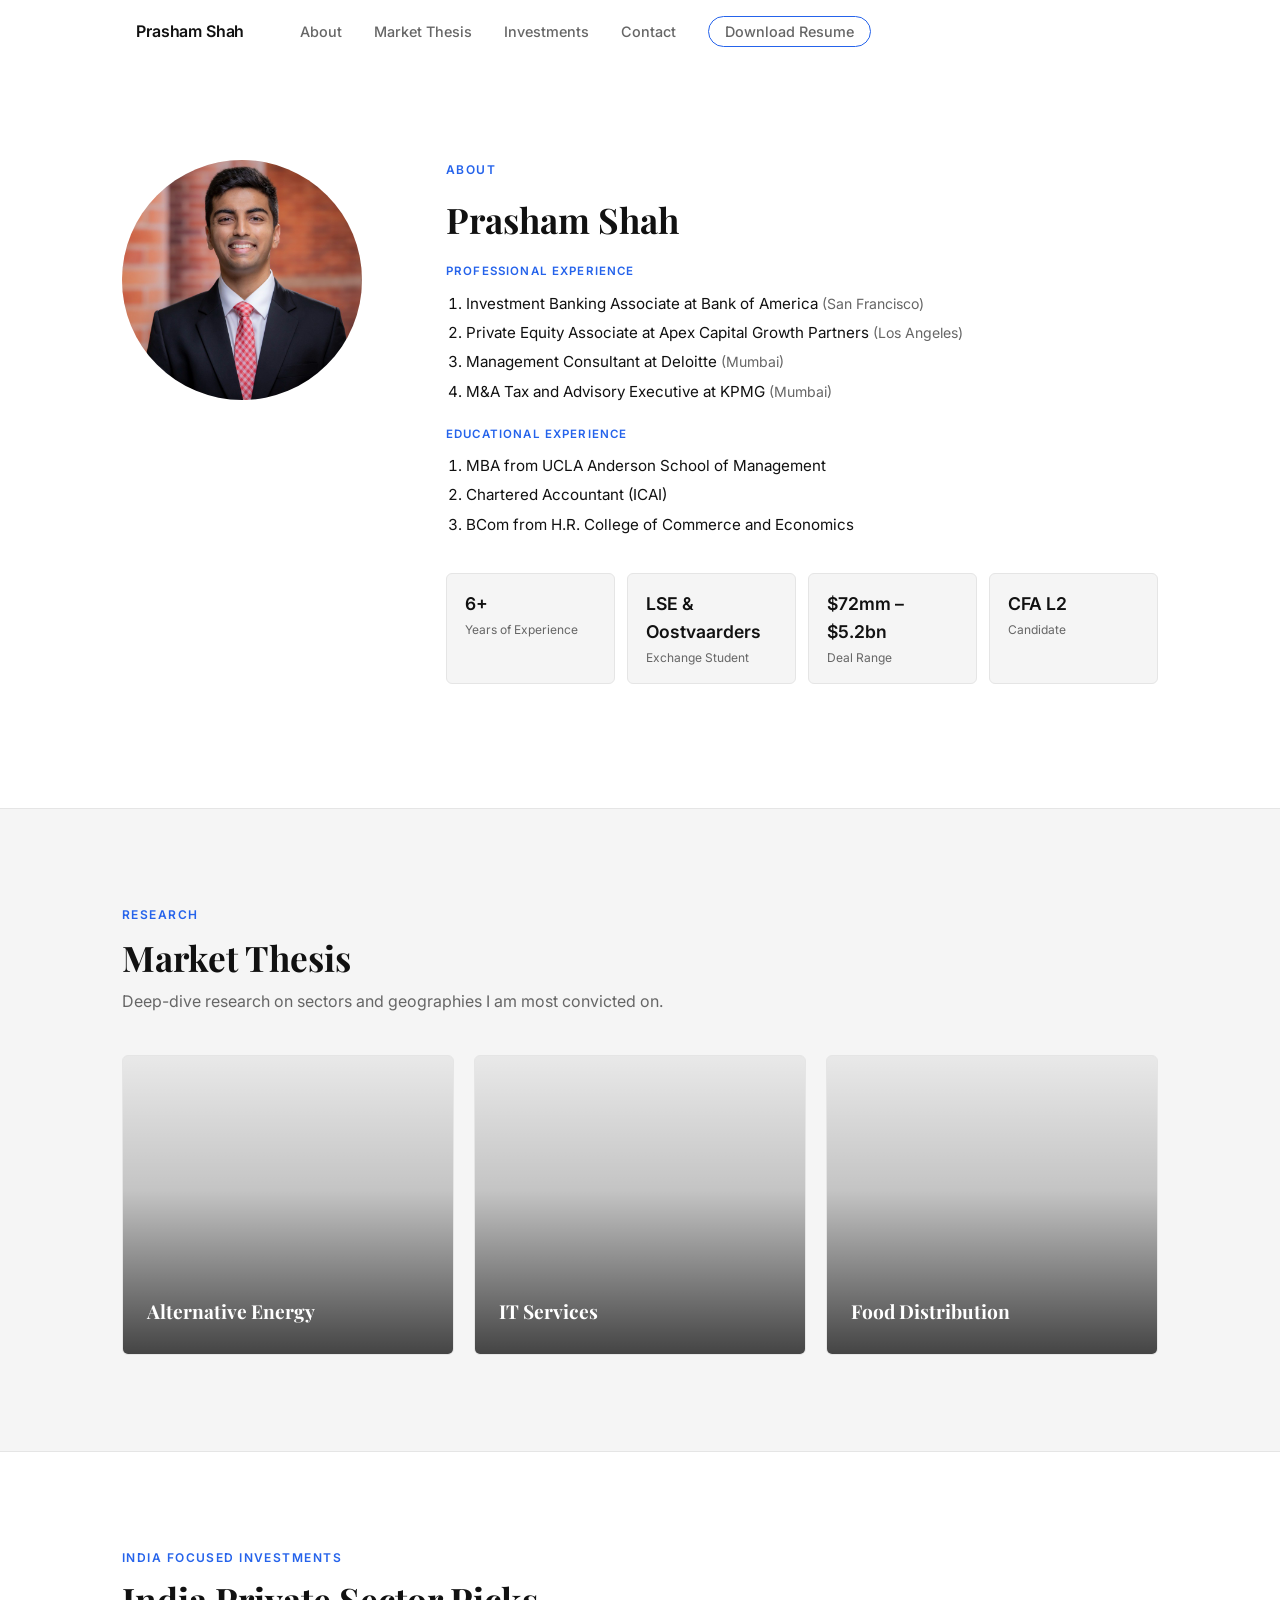
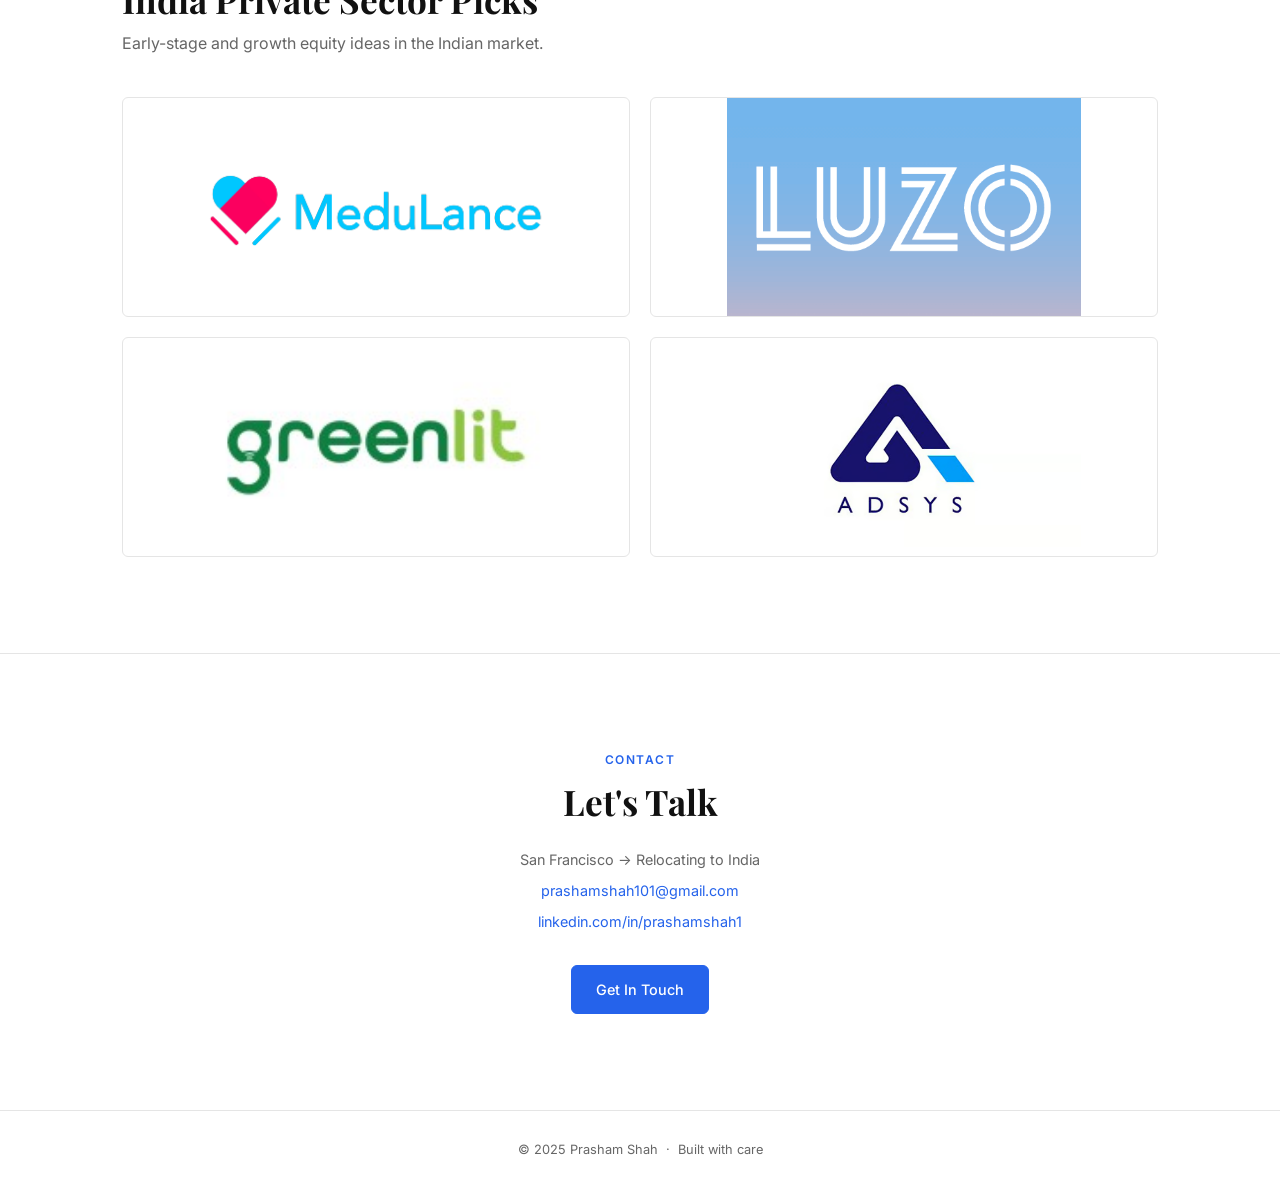
<file: index.html>
<!DOCTYPE html>
<html lang="en">
<head>
  <meta charset="UTF-8" />
  <meta name="viewport" content="width=device-width, initial-scale=1.0" />
  <title>Prasham Shah — Investment Portfolio</title>
  <meta name="description" content="Prasham Shah — Chartered Accountant, UCLA Anderson MBA, 7+ years across IB, PE, Consulting and M&A. Targeting buy-side private fund roles in India." />
  <meta property="og:title" content="Prasham Shah — Investment Portfolio" />
  <meta property="og:description" content="CA · MBA · 7+ years across IB, PE, Consulting, and M&A. Targeting buy-side roles in India." />
  <meta property="og:type" content="website" />
  <link rel="preconnect" href="https://fonts.googleapis.com" />
  <link rel="preconnect" href="https://fonts.gstatic.com" crossorigin />
  <link href="https://fonts.googleapis.com/css2?family=Inter:wght@300;400;500;600&family=Playfair+Display:wght@700;900&display=swap" rel="stylesheet" />
  <link rel="stylesheet" href="styles.css" />
</head>
<body>

  <!-- ── Navigation ── -->
  <nav class="nav" role="navigation" aria-label="Main navigation">
    <div class="container">
      <div class="nav__inner">
        <a href="#" class="nav__logo">Prasham Shah</a>

        <ul class="nav__links" role="list">
          <li><a href="#about">About</a></li>
          <li><a href="#thesis">Market Thesis</a></li>
          <li><a href="#investments">Investments</a></li>
          <li><a href="#contact">Contact</a></li>
          <li><a href="resume.pdf" target="_blank" rel="noopener" class="nav__resume">Download Resume</a></li>
        </ul>

        <button class="nav__hamburger" aria-label="Toggle menu" aria-expanded="false">
          <span></span><span></span><span></span>
        </button>
      </div>
    </div>

    <div class="container">
      <div class="nav__mobile-menu">
        <a href="#about">About</a>
        <a href="#thesis">Market Thesis</a>
        <a href="#investments">Investments</a>
        <a href="#contact">Contact</a>
        <a href="resume.pdf" target="_blank" rel="noopener" class="nav__resume">Download Resume</a>
      </div>
    </div>
  </nav>

  <!-- ── About ── -->
  <section class="section" id="about" aria-labelledby="about-heading">
    <div class="container">
      <div class="about__grid">

        <!-- Photo -->
        <div class="fade-in">
          <img src="photo.jpeg" alt="Prasham Shah" class="about__photo about__photo--img" />
        </div>

        <!-- Bio -->
        <div class="fade-in">
          <span class="section-label about__section-label">About</span>
          <h2 id="about-heading" style="margin-bottom:20px">Prasham Shah</h2>
          <div class="about__bio">
            <p class="about__exp-label">Professional Experience</p>
            <ol class="about__exp-list">
              <li>Investment Banking Associate at Bank of America <span class="about__exp-location">(San Francisco)</span></li>
              <li>Private Equity Associate at Apex Capital Growth Partners <span class="about__exp-location">(Los Angeles)</span></li>
              <li>Management Consultant at Deloitte <span class="about__exp-location">(Mumbai)</span></li>
              <li>M&amp;A Tax and Advisory Executive at KPMG <span class="about__exp-location">(Mumbai)</span></li>
            </ol>
            <p class="about__exp-label">Educational Experience</p>
            <ol class="about__exp-list">
              <li>MBA from UCLA Anderson School of Management</li>
              <li>Chartered Accountant (ICAI)</li>
              <li>BCom from H.R. College of Commerce and Economics</li>
            </ol>
          </div>

          <!-- Stat Cards -->
          <div class="stats">
            <div class="stat-card">
              <span class="stat-card__value">6+</span>
              <span class="stat-card__label">Years of Experience</span>
            </div>
            <div class="stat-card">
              <span class="stat-card__value">LSE &amp; Oostvaarders</span>
              <span class="stat-card__label">Exchange Student</span>
            </div>
            <div class="stat-card">
              <span class="stat-card__value">$72mm – $5.2bn</span>
              <span class="stat-card__label">Deal Range</span>
            </div>
            <div class="stat-card">
              <span class="stat-card__value">CFA L2</span>
              <span class="stat-card__label">Candidate</span>
            </div>
          </div>
        </div>

      </div>
    </div>
  </section>

  <hr class="divider" />

  <!-- ── Market Thesis ── -->
  <section class="section section--alt" id="thesis" aria-labelledby="thesis-heading">
    <div class="container">
      <span class="section-label fade-in">Research</span>
      <h2 id="thesis-heading" class="fade-in">Market Thesis</h2>
      <p class="section-subtitle fade-in" style="margin-bottom:40px">
        Deep-dive research on sectors and geographies I am most convicted on.
      </p>
      <div class="thesis-grid fade-in">
        <!-- Populated by script.js from data.js -->
      </div>
    </div>
  </section>

  <hr class="divider" />

  <!-- ── India Private Sector Picks ── -->
  <section class="section" id="investments" aria-labelledby="investments-heading">
    <div class="container">
      <span class="section-label fade-in">India Focused Investments</span>
      <h2 id="investments-heading" class="fade-in">India Private Sector Picks</h2>
      <p class="section-subtitle fade-in" style="margin-bottom:40px">
        Early-stage and growth equity ideas in the Indian market.
      </p>
      <div class="investments-grid fade-in">
        <!-- Populated by script.js from data.js -->
      </div>
    </div>
  </section>

  <hr class="divider" />

  <!-- ── Contact ── -->
  <section class="section contact" id="contact" aria-labelledby="contact-heading">
    <div class="container">
      <span class="section-label fade-in">Contact</span>
      <h2 id="contact-heading" class="fade-in">Let's Talk</h2>

      <div class="contact__details fade-in">
        <div class="contact__row">
          <span>San Francisco &rarr; Relocating to India</span>
        </div>
        <div class="contact__row">
          <a href="mailto:prashamshah101@gmail.com">prashamshah101@gmail.com</a>
        </div>
        <div class="contact__row">
          <a href="https://www.linkedin.com/in/prashamshah1" target="_blank" rel="noopener">
            linkedin.com/in/prashamshah1
          </a>
        </div>
      </div>

      <div class="fade-in">
        <a href="mailto:prashamshah101@gmail.com" class="btn btn--primary">Get In Touch</a>
      </div>
    </div>
  </section>

  <!-- ── Footer ── -->
  <footer class="footer">
    <div class="container">
      <p>© 2025 Prasham Shah &nbsp;·&nbsp; Built with care</p>
    </div>
  </footer>

  <!-- ── Modal ── -->
  <div class="modal" id="card-modal" role="dialog" aria-modal="true" aria-labelledby="modal-title" hidden>
    <div class="modal__backdrop"></div>
    <div class="modal__panel">
      <button class="modal__close" aria-label="Close">&times;</button>
      <div class="modal__body" id="modal-body"></div>
    </div>
  </div>

  <script src="data.js"></script>
  <script src="script.js"></script>
</body>
</html>
</file>
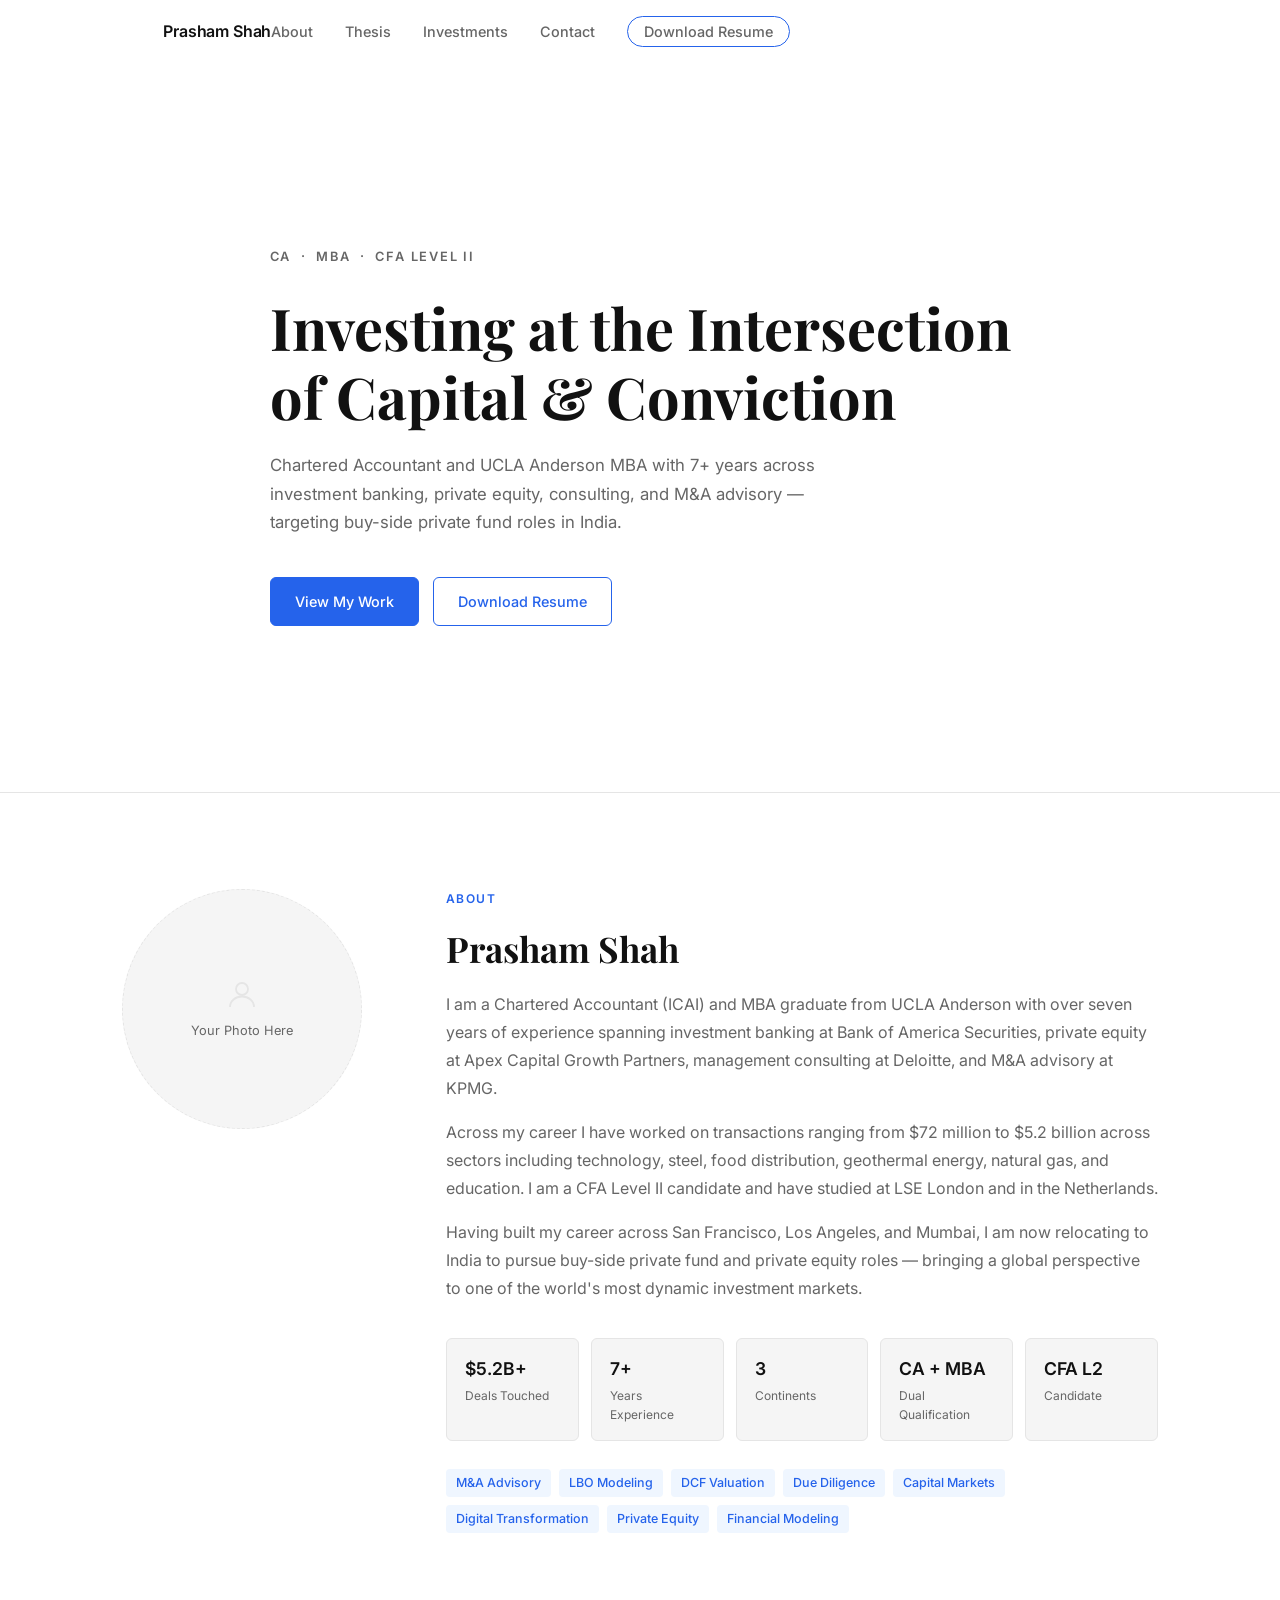
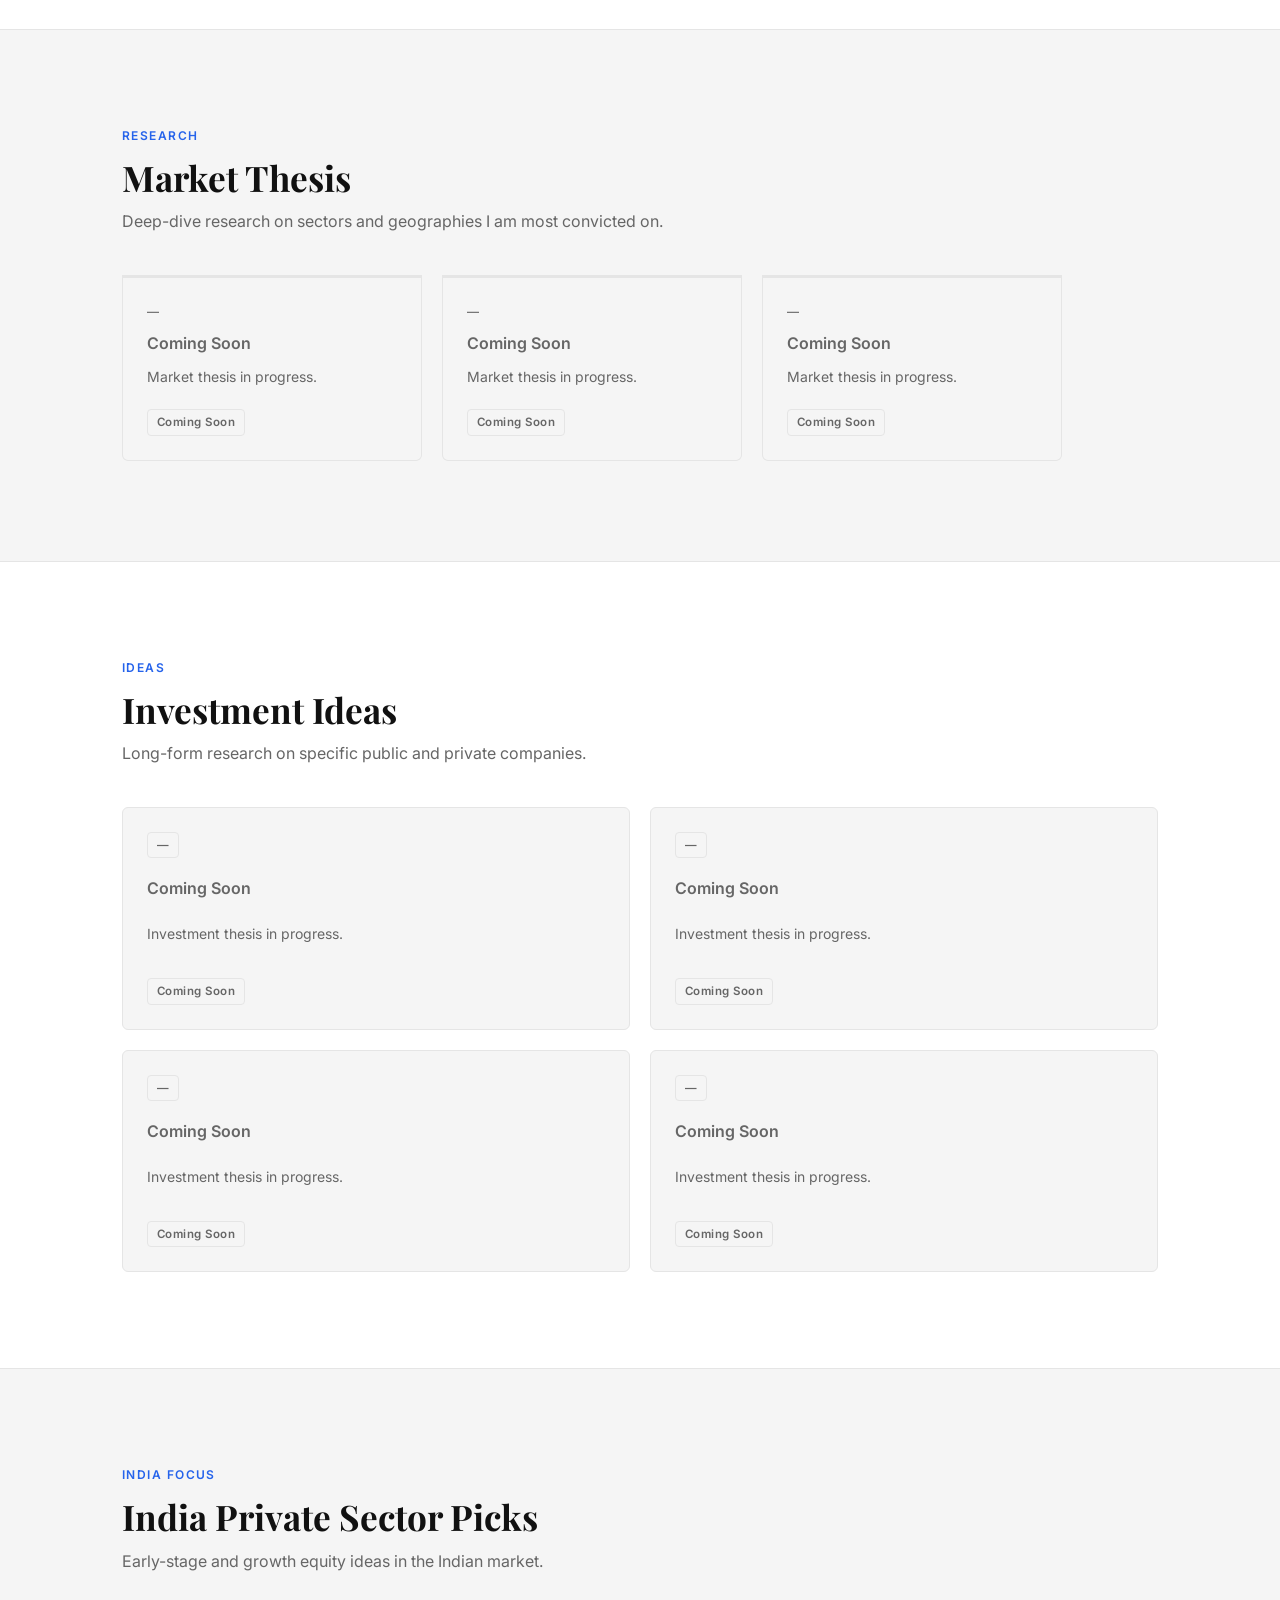
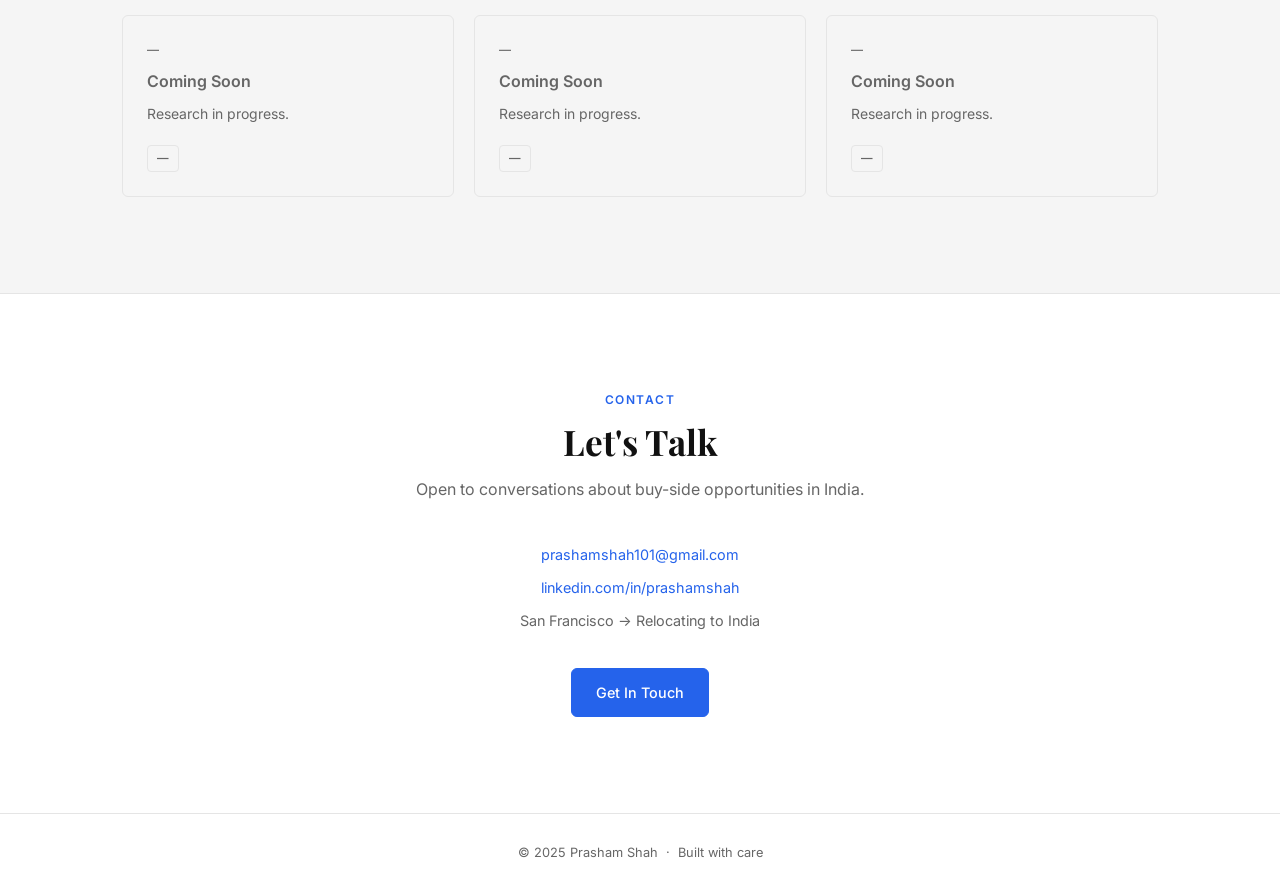
<file: portfolio/index.html>
<!DOCTYPE html>
<html lang="en">
<head>
  <meta charset="UTF-8" />
  <meta name="viewport" content="width=device-width, initial-scale=1.0" />
  <title>Prasham Shah — Investment Portfolio</title>
  <meta name="description" content="Prasham Shah — Chartered Accountant, UCLA Anderson MBA, 7+ years across IB, PE, Consulting and M&A. Targeting buy-side private fund roles in India." />
  <meta property="og:title" content="Prasham Shah — Investment Portfolio" />
  <meta property="og:description" content="CA · MBA · 7+ years across IB, PE, Consulting, and M&A. Targeting buy-side roles in India." />
  <meta property="og:type" content="website" />
  <link rel="preconnect" href="https://fonts.googleapis.com" />
  <link rel="preconnect" href="https://fonts.gstatic.com" crossorigin />
  <link href="https://fonts.googleapis.com/css2?family=Inter:wght@300;400;500;600&family=Playfair+Display:wght@700;900&display=swap" rel="stylesheet" />
  <link rel="stylesheet" href="styles.css" />
</head>
<body>

  <!-- ── Navigation ── -->
  <nav class="nav" role="navigation" aria-label="Main navigation">
    <div class="container">
      <div class="nav__inner">
        <a href="#" class="nav__logo">Prasham Shah</a>

        <ul class="nav__links" role="list">
          <li><a href="#about">About</a></li>
          <li><a href="#thesis">Thesis</a></li>
          <li><a href="#investments">Investments</a></li>
          <li><a href="#contact">Contact</a></li>
          <li><a href="resume.pdf" target="_blank" rel="noopener" class="nav__resume">Download Resume</a></li>
        </ul>

        <button class="nav__hamburger" aria-label="Toggle menu" aria-expanded="false">
          <span></span><span></span><span></span>
        </button>
      </div>
    </div>

    <div class="container" style="position:relative">
      <div class="nav__mobile-menu">
        <a href="#about">About</a>
        <a href="#thesis">Thesis</a>
        <a href="#investments">Investments</a>
        <a href="#contact">Contact</a>
        <a href="resume.pdf" target="_blank" rel="noopener" class="nav__resume">Download Resume</a>
      </div>
    </div>
  </nav>

  <!-- ── Hero ── -->
  <section class="hero" aria-labelledby="hero-headline">
    <div class="container">
      <p class="hero__eyebrow fade-in">CA &nbsp;·&nbsp; MBA &nbsp;·&nbsp; CFA Level II</p>
      <h1 class="hero__headline fade-in" id="hero-headline">
        Investing at the Intersection<br>of Capital &amp; Conviction
      </h1>
      <p class="hero__sub fade-in">
        Chartered Accountant and UCLA Anderson MBA with 7+ years across investment banking,
        private equity, consulting, and M&amp;A advisory — targeting buy-side private fund roles in India.
      </p>
      <div class="hero__actions fade-in">
        <a href="#about" class="btn btn--primary">View My Work</a>
        <a href="resume.pdf" target="_blank" rel="noopener" class="btn btn--outline">Download Resume</a>
      </div>
    </div>
  </section>

  <hr class="divider" />

  <!-- ── About ── -->
  <section class="section" id="about" aria-labelledby="about-heading">
    <div class="container">
      <div class="about__grid">

        <!-- Photo -->
        <div class="fade-in">
          <div class="about__photo">
            <svg viewBox="0 0 24 24" stroke-width="1.2" aria-hidden="true">
              <circle cx="12" cy="8" r="4"/><path d="M4 20c0-4 3.6-7 8-7s8 3 8 7"/>
            </svg>
            <span>Your Photo Here</span>
          </div>
        </div>

        <!-- Bio -->
        <div class="fade-in">
          <span class="section-label about__section-label">About</span>
          <h2 id="about-heading" style="margin-bottom:20px">Prasham Shah</h2>
          <div class="about__bio">
            <p>
              I am a Chartered Accountant (ICAI) and MBA graduate from UCLA Anderson with over seven years
              of experience spanning investment banking at Bank of America Securities, private equity at
              Apex Capital Growth Partners, management consulting at Deloitte, and M&amp;A advisory at KPMG.
            </p>
            <p>
              Across my career I have worked on transactions ranging from $72 million to $5.2 billion
              across sectors including technology, steel, food distribution, geothermal energy, natural gas,
              and education. I am a CFA Level II candidate and have studied at LSE London and in the Netherlands.
            </p>
            <p>
              Having built my career across San Francisco, Los Angeles, and Mumbai, I am now relocating to
              India to pursue buy-side private fund and private equity roles — bringing a global perspective
              to one of the world's most dynamic investment markets.
            </p>
          </div>

          <!-- Stat Cards -->
          <div class="stats">
            <div class="stat-card">
              <span class="stat-card__value">$5.2B+</span>
              <span class="stat-card__label">Deals Touched</span>
            </div>
            <div class="stat-card">
              <span class="stat-card__value">7+</span>
              <span class="stat-card__label">Years Experience</span>
            </div>
            <div class="stat-card">
              <span class="stat-card__value">3</span>
              <span class="stat-card__label">Continents</span>
            </div>
            <div class="stat-card">
              <span class="stat-card__value">CA + MBA</span>
              <span class="stat-card__label">Dual Qualification</span>
            </div>
            <div class="stat-card">
              <span class="stat-card__value">CFA L2</span>
              <span class="stat-card__label">Candidate</span>
            </div>
          </div>

          <!-- Skill Tags -->
          <div class="tags">
            <span class="tag">M&amp;A Advisory</span>
            <span class="tag">LBO Modeling</span>
            <span class="tag">DCF Valuation</span>
            <span class="tag">Due Diligence</span>
            <span class="tag">Capital Markets</span>
            <span class="tag">Digital Transformation</span>
            <span class="tag">Private Equity</span>
            <span class="tag">Financial Modeling</span>
          </div>
        </div>

      </div>
    </div>
  </section>

  <hr class="divider" />

  <!-- ── Market Thesis ── -->
  <section class="section section--alt" id="thesis" aria-labelledby="thesis-heading">
    <div class="container">
      <span class="section-label fade-in">Research</span>
      <h2 id="thesis-heading" class="fade-in">Market Thesis</h2>
      <p class="section-subtitle fade-in" style="margin-bottom:40px">
        Deep-dive research on sectors and geographies I am most convicted on.
      </p>
    </div>
    <div class="container">
      <div class="carousel-wrapper fade-in">
        <div class="carousel" role="list" aria-label="Market thesis cards">
          <!-- Populated by script.js from data.js -->
        </div>
      </div>
    </div>
  </section>

  <hr class="divider" />

  <!-- ── Investment Ideas ── -->
  <section class="section" id="investments" aria-labelledby="investments-heading">
    <div class="container">
      <span class="section-label fade-in">Ideas</span>
      <h2 id="investments-heading" class="fade-in">Investment Ideas</h2>
      <p class="section-subtitle fade-in" style="margin-bottom:40px">
        Long-form research on specific public and private companies.
      </p>
      <div class="investments-grid fade-in">
        <!-- Populated by script.js from data.js -->
      </div>
    </div>
  </section>

  <hr class="divider" />

  <!-- ── India Private Sector Picks ── -->
  <section class="section section--alt" id="india-picks" aria-labelledby="picks-heading">
    <div class="container">
      <span class="section-label fade-in">India Focus</span>
      <h2 id="picks-heading" class="fade-in">India Private Sector Picks</h2>
      <p class="section-subtitle fade-in" style="margin-bottom:40px">
        Early-stage and growth equity ideas in the Indian market.
      </p>
      <div class="picks-grid fade-in">
        <!-- Populated by script.js from data.js -->
      </div>
    </div>
  </section>

  <hr class="divider" />

  <!-- ── Contact ── -->
  <section class="section contact" id="contact" aria-labelledby="contact-heading">
    <div class="container">
      <span class="section-label fade-in">Contact</span>
      <h2 id="contact-heading" class="fade-in">Let's Talk</h2>
      <p class="section-subtitle fade-in">
        Open to conversations about buy-side opportunities in India.
      </p>

      <div class="contact__details fade-in">
        <div class="contact__row">
          <a href="mailto:prashamshah101@gmail.com">prashamshah101@gmail.com</a>
        </div>
        <div class="contact__row">
          <a href="https://www.linkedin.com/in/prashamshah" target="_blank" rel="noopener">
            linkedin.com/in/prashamshah
          </a>
        </div>
        <div class="contact__row">
          <span>San Francisco &rarr; Relocating to India</span>
        </div>
      </div>

      <div class="fade-in">
        <a href="mailto:prashamshah101@gmail.com" class="btn btn--primary">Get In Touch</a>
      </div>
    </div>
  </section>

  <!-- ── Footer ── -->
  <footer class="footer">
    <div class="container">
      <p>© 2025 Prasham Shah &nbsp;·&nbsp; Built with care</p>
    </div>
  </footer>

  <script src="data.js"></script>
  <script src="script.js"></script>
</body>
</html>
</file>
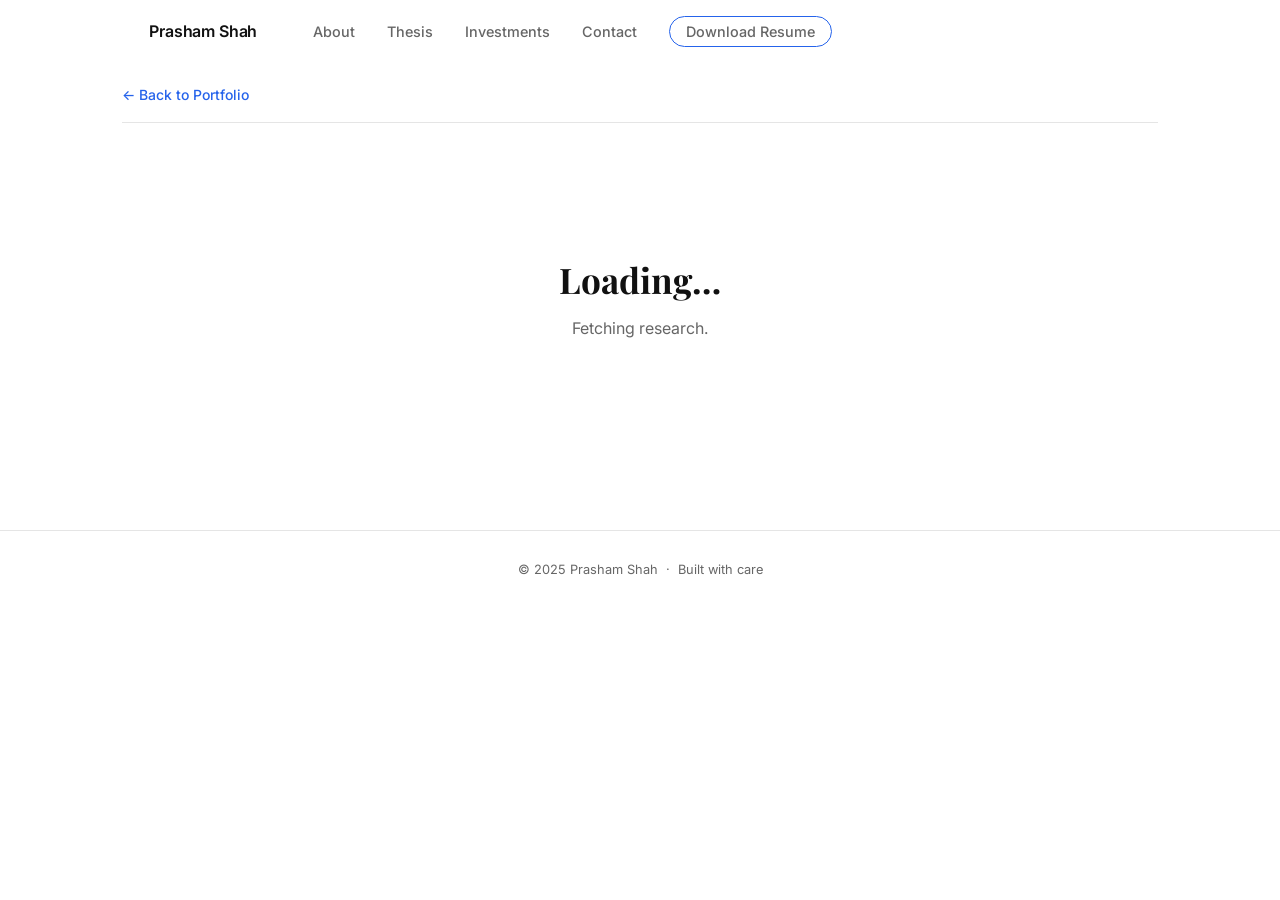
<file: india-pick-detail.html>
<!DOCTYPE html>
<html lang="en">
<head>
  <meta charset="UTF-8" />
  <meta name="viewport" content="width=device-width, initial-scale=1.0" />
  <title>India Pick — Prasham Shah</title>
  <meta name="description" content="India private sector investment pick by Prasham Shah — CA, MBA, CFA L2 Candidate." />
  <link rel="preconnect" href="https://fonts.googleapis.com" />
  <link rel="preconnect" href="https://fonts.gstatic.com" crossorigin />
  <link href="https://fonts.googleapis.com/css2?family=Inter:wght@300;400;500;600&family=Playfair+Display:wght@700;900&display=swap" rel="stylesheet" />
  <link rel="stylesheet" href="styles.css" />
</head>
<body>

  <!-- ── Navigation ── -->
  <nav class="nav" role="navigation" aria-label="Main navigation">
    <div class="container">
      <div class="nav__inner">
        <a href="index.html" class="nav__logo">Prasham Shah</a>
        <ul class="nav__links" role="list">
          <li><a href="index.html#about">About</a></li>
          <li><a href="index.html#thesis">Thesis</a></li>
          <li><a href="index.html#investments">Investments</a></li>
          <li><a href="index.html#contact">Contact</a></li>
          <li><a href="resume.pdf" target="_blank" rel="noopener" class="nav__resume">Download Resume</a></li>
        </ul>
        <button class="nav__hamburger" aria-label="Toggle menu" aria-expanded="false">
          <span></span><span></span><span></span>
        </button>
      </div>
    </div>
    <div class="container" style="position:relative">
      <div class="nav__mobile-menu">
        <a href="index.html#about">About</a>
        <a href="index.html#thesis">Thesis</a>
        <a href="index.html#investments">Investments</a>
        <a href="index.html#contact">Contact</a>
        <a href="resume.pdf" target="_blank" rel="noopener" class="nav__resume">Download Resume</a>
      </div>
    </div>
  </nav>

  <!-- ── Content ── -->
  <main>
    <div class="container">
      <div class="detail-nav">
        <a href="index.html#india-picks" class="back-link">← Back to Portfolio</a>
      </div>

      <!-- Populated by script.js renderIndiaPickDetail() -->
      <div id="detail-content">
        <div class="coming-soon-msg">
          <h2>Loading…</h2>
          <p>Fetching research.</p>
        </div>
      </div>
    </div>
  </main>

  <!-- ── Footer ── -->
  <footer class="footer" style="margin-top:80px">
    <div class="container">
      <p>© 2025 Prasham Shah &nbsp;·&nbsp; Built with care</p>
    </div>
  </footer>

  <script src="data.js"></script>
  <script src="script.js"></script>
</body>
</html>
</file>
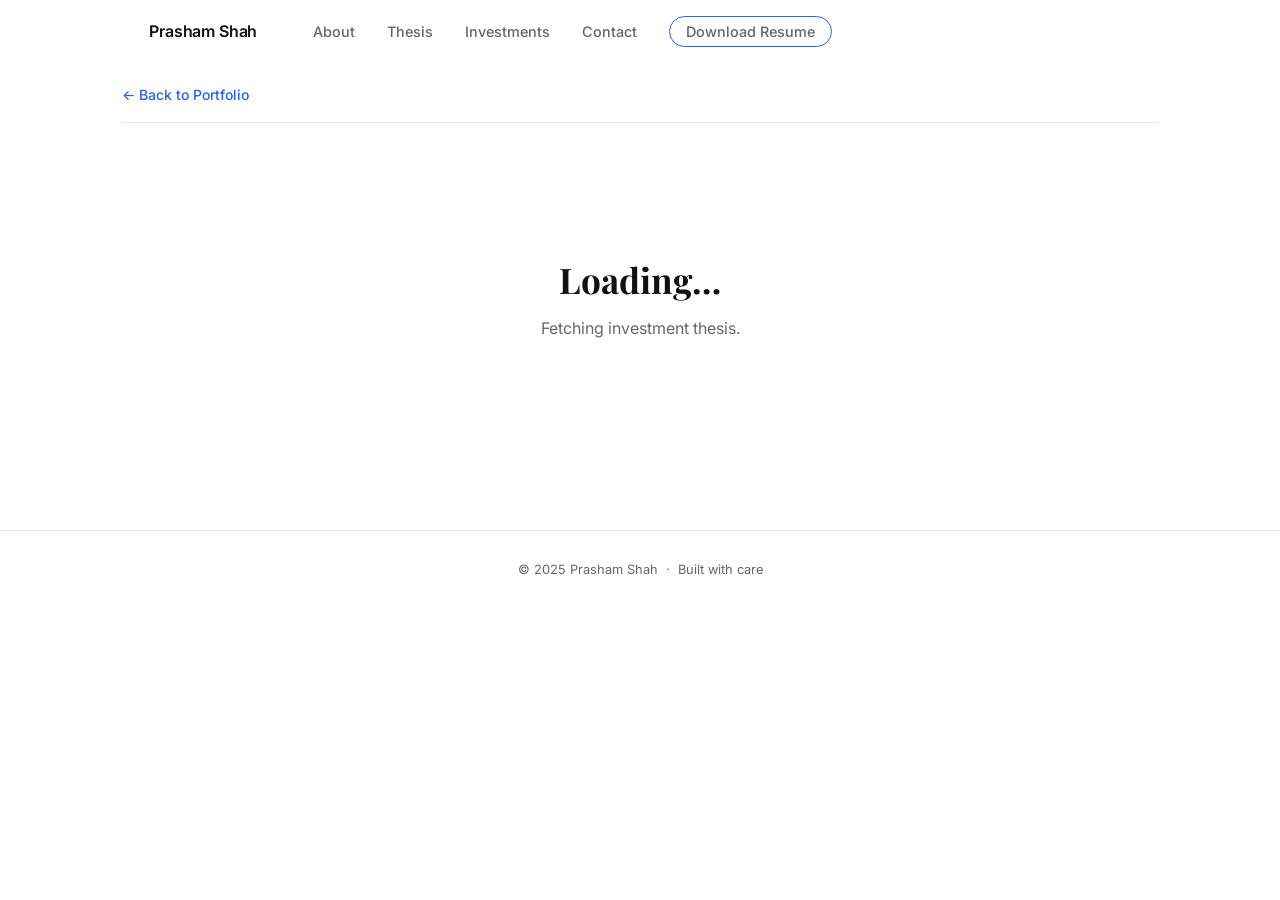
<file: investment-detail.html>
<!DOCTYPE html>
<html lang="en">
<head>
  <meta charset="UTF-8" />
  <meta name="viewport" content="width=device-width, initial-scale=1.0" />
  <title>Investment Thesis — Prasham Shah</title>
  <meta name="description" content="Investment thesis by Prasham Shah — CA, MBA, CFA L2 Candidate." />
  <link rel="preconnect" href="https://fonts.googleapis.com" />
  <link rel="preconnect" href="https://fonts.gstatic.com" crossorigin />
  <link href="https://fonts.googleapis.com/css2?family=Inter:wght@300;400;500;600&family=Playfair+Display:wght@700;900&display=swap" rel="stylesheet" />
  <link rel="stylesheet" href="styles.css" />
</head>
<body>

  <!-- ── Navigation ── -->
  <nav class="nav" role="navigation" aria-label="Main navigation">
    <div class="container">
      <div class="nav__inner">
        <a href="index.html" class="nav__logo">Prasham Shah</a>
        <ul class="nav__links" role="list">
          <li><a href="index.html#about">About</a></li>
          <li><a href="index.html#thesis">Thesis</a></li>
          <li><a href="index.html#investments">Investments</a></li>
          <li><a href="index.html#contact">Contact</a></li>
          <li><a href="resume.pdf" target="_blank" rel="noopener" class="nav__resume">Download Resume</a></li>
        </ul>
        <button class="nav__hamburger" aria-label="Toggle menu" aria-expanded="false">
          <span></span><span></span><span></span>
        </button>
      </div>
    </div>
    <div class="container" style="position:relative">
      <div class="nav__mobile-menu">
        <a href="index.html#about">About</a>
        <a href="index.html#thesis">Thesis</a>
        <a href="index.html#investments">Investments</a>
        <a href="index.html#contact">Contact</a>
        <a href="resume.pdf" target="_blank" rel="noopener" class="nav__resume">Download Resume</a>
      </div>
    </div>
  </nav>

  <!-- ── Content ── -->
  <main>
    <div class="container">
      <div class="detail-nav">
        <a href="index.html#investments" class="back-link">← Back to Portfolio</a>
      </div>

      <!-- Populated by script.js renderInvestmentDetail() -->
      <div id="detail-content">
        <div class="coming-soon-msg">
          <h2>Loading…</h2>
          <p>Fetching investment thesis.</p>
        </div>
      </div>
    </div>
  </main>

  <!-- ── Footer ── -->
  <footer class="footer" style="margin-top:80px">
    <div class="container">
      <p>© 2025 Prasham Shah &nbsp;·&nbsp; Built with care</p>
    </div>
  </footer>

  <script src="data.js"></script>
  <script src="script.js"></script>
</body>
</html>
</file>
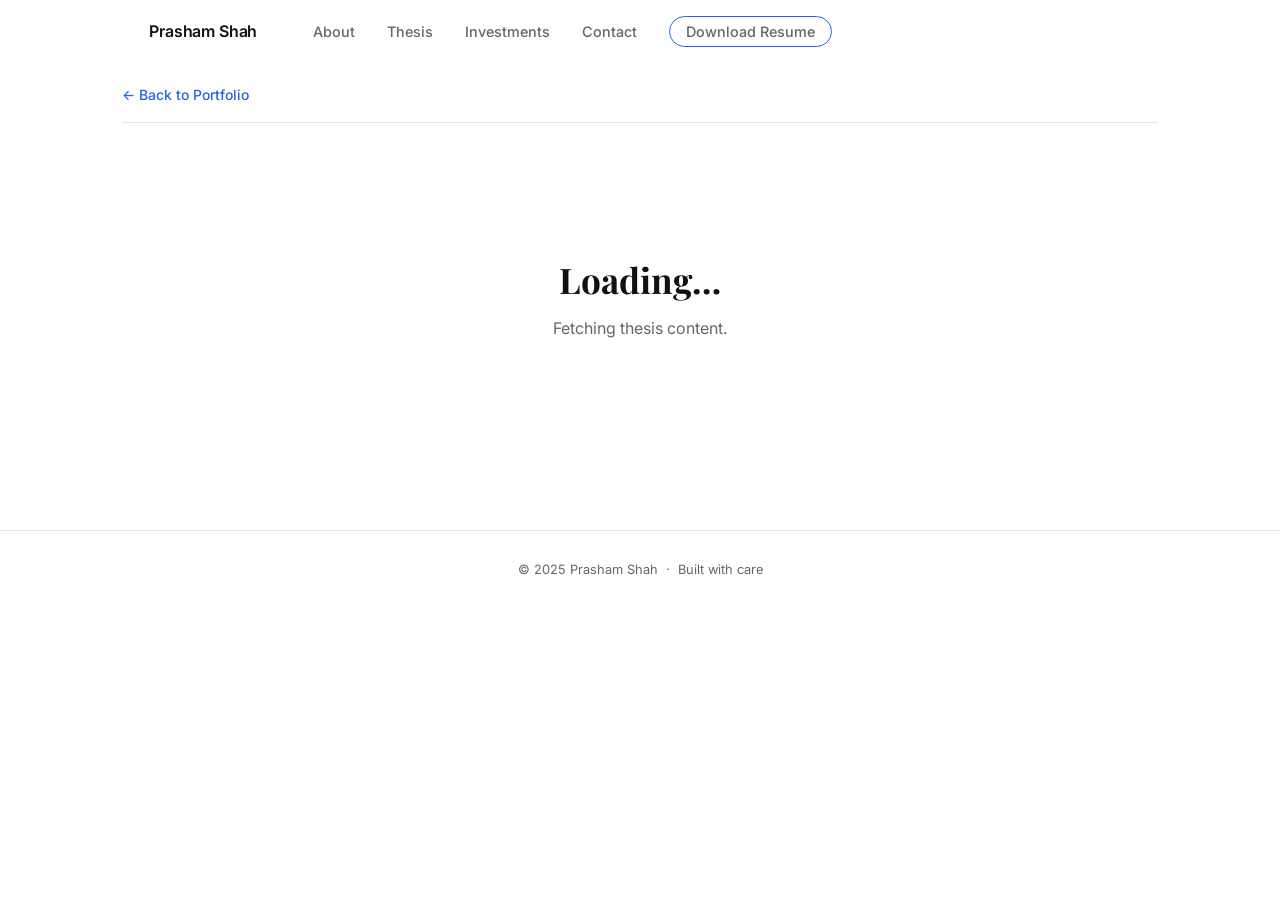
<file: thesis-detail.html>
<!DOCTYPE html>
<html lang="en">
<head>
  <meta charset="UTF-8" />
  <meta name="viewport" content="width=device-width, initial-scale=1.0" />
  <title>Market Thesis — Prasham Shah</title>
  <meta name="description" content="Market thesis by Prasham Shah — CA, MBA, CFA L2 Candidate." />
  <link rel="preconnect" href="https://fonts.googleapis.com" />
  <link rel="preconnect" href="https://fonts.gstatic.com" crossorigin />
  <link href="https://fonts.googleapis.com/css2?family=Inter:wght@300;400;500;600&family=Playfair+Display:wght@700;900&display=swap" rel="stylesheet" />
  <link rel="stylesheet" href="styles.css" />
</head>
<body>

  <!-- ── Navigation ── -->
  <nav class="nav" role="navigation" aria-label="Main navigation">
    <div class="container">
      <div class="nav__inner">
        <a href="index.html" class="nav__logo">Prasham Shah</a>
        <ul class="nav__links" role="list">
          <li><a href="index.html#about">About</a></li>
          <li><a href="index.html#thesis">Thesis</a></li>
          <li><a href="index.html#investments">Investments</a></li>
          <li><a href="index.html#contact">Contact</a></li>
          <li><a href="resume.pdf" target="_blank" rel="noopener" class="nav__resume">Download Resume</a></li>
        </ul>
        <button class="nav__hamburger" aria-label="Toggle menu" aria-expanded="false">
          <span></span><span></span><span></span>
        </button>
      </div>
    </div>
    <div class="container" style="position:relative">
      <div class="nav__mobile-menu">
        <a href="index.html#about">About</a>
        <a href="index.html#thesis">Thesis</a>
        <a href="index.html#investments">Investments</a>
        <a href="index.html#contact">Contact</a>
        <a href="resume.pdf" target="_blank" rel="noopener" class="nav__resume">Download Resume</a>
      </div>
    </div>
  </nav>

  <!-- ── Content ── -->
  <main>
    <div class="container">
      <div class="detail-nav">
        <a href="index.html#thesis" class="back-link">← Back to Portfolio</a>
      </div>

      <!-- Populated by script.js renderThesisDetail() -->
      <div id="detail-content">
        <div class="coming-soon-msg">
          <h2>Loading…</h2>
          <p>Fetching thesis content.</p>
        </div>
      </div>
    </div>
  </main>

  <!-- ── Footer ── -->
  <footer class="footer" style="margin-top:80px">
    <div class="container">
      <p>© 2025 Prasham Shah &nbsp;·&nbsp; Built with care</p>
    </div>
  </footer>

  <script src="data.js"></script>
  <script src="script.js"></script>
</body>
</html>
</file>
<file: styles.css>
/* ============================================================
   styles.css — Prasham Shah Portfolio
   Apple-esque: white, Inter, generous spacing, zero clutter.
   ============================================================ */

/* 1. Custom Properties */
:root {
  --bg: #ffffff;
  --surface: #f5f5f5;
  --border: #e5e5e5;
  --text: #111111;
  --muted: #666666;
  --accent: #2563eb;
  --accent-hover: #1d4ed8;
  --accent-light: #eff6ff;
  --radius: 6px;
  --max-w: 1100px;
  --nav-h: 64px;
  --transition: 0.2s ease;
}

/* 2. Reset */
*, *::before, *::after { box-sizing: border-box; margin: 0; padding: 0; }
html { scroll-behavior: smooth; -webkit-font-smoothing: antialiased; }
body {
  font-family: 'Inter', sans-serif;
  background: var(--bg);
  color: var(--text);
  font-size: 16px;
  line-height: 1.6;
}
img { display: block; max-width: 100%; }
a { color: inherit; text-decoration: none; }
ul { list-style: none; }
button { cursor: pointer; font-family: inherit; }

/* 3. Typography */
h1, h2, h3, h4 {
  font-family: 'Playfair Display', serif;
  line-height: 1.2;
  color: var(--text);
}
h1 { font-size: clamp(2.2rem, 5vw, 3.6rem); font-weight: 700; }
h2 { font-size: clamp(1.6rem, 3vw, 2.2rem); font-weight: 700; }
h3 { font-size: 1.2rem; font-weight: 700; }
h4 { font-size: 1rem; font-weight: 700; font-family: 'Inter', sans-serif; }
p  { color: var(--muted); line-height: 1.75; }
small { font-size: 0.8rem; }

.section-label {
  font-size: 0.75rem;
  font-weight: 600;
  letter-spacing: 0.12em;
  text-transform: uppercase;
  color: var(--accent);
  margin-bottom: 12px;
  display: block;
}
.section-subtitle {
  font-size: 1rem;
  color: var(--muted);
  margin-top: 8px;
  max-width: 560px;
}

/* 4. Layout Utilities */
.container {
  max-width: var(--max-w);
  margin: 0 auto;
  padding: 0 32px;
}
.section {
  padding: 96px 0;
}
.section--alt {
  background: var(--surface);
}
.grid-2 {
  display: grid;
  grid-template-columns: 1fr 1fr;
  gap: 24px;
}
.grid-3 {
  display: grid;
  grid-template-columns: repeat(3, 1fr);
  gap: 24px;
}
.divider {
  border: none;
  border-top: 1px solid var(--border);
  margin: 0;
}

/* 5. Fade-in Animation */
.fade-in {
  opacity: 0;
  transform: translateY(20px);
  transition: opacity 0.55s ease, transform 0.55s ease;
}
.fade-in.visible {
  opacity: 1;
  transform: translateY(0);
}

/* 6. Navigation */
.nav {
  position: sticky;
  top: 0;
  z-index: 100;
  background: var(--bg);
  height: var(--nav-h);
  display: flex;
  align-items: center;
  border-bottom: 1px solid transparent;
  transition: border-color var(--transition);
}
.nav.scrolled {
  border-bottom-color: var(--border);
}
.nav__inner {
  display: flex;
  align-items: center;
  justify-content: space-between;
  width: 100%;
}
.nav__logo {
  font-family: 'Inter', sans-serif;
  font-weight: 600;
  font-size: 1rem;
  color: var(--text);
  letter-spacing: -0.01em;
  margin-right: auto;
  padding-right: 56px;
}
.nav__links {
  display: flex;
  align-items: center;
  gap: 32px;
}
.nav__links a {
  font-size: 0.9rem;
  font-weight: 500;
  color: var(--muted);
  transition: color var(--transition);
}
.nav__links a:hover { color: var(--text); }
.nav__resume {
  font-size: 0.85rem;
  font-weight: 500;
  color: var(--accent);
  border: 1px solid var(--accent);
  border-radius: 20px;
  padding: 6px 16px;
  transition: background var(--transition), color var(--transition);
}
.nav__resume:hover {
  background: var(--accent);
  color: #fff;
}
.nav__hamburger {
  display: none;
  flex-direction: column;
  gap: 5px;
  background: none;
  border: none;
  padding: 4px;
}
.nav__hamburger span {
  display: block;
  width: 22px;
  height: 1.5px;
  background: var(--text);
  transition: transform 0.25s ease, opacity 0.25s ease;
}
.nav__mobile-menu {
  display: none;
  position: fixed;
  top: var(--nav-h);
  left: 0;
  right: 0;
  background: var(--bg);
  border-bottom: 1px solid var(--border);
  padding: 24px 24px 32px;
  flex-direction: column;
  gap: 20px;
  z-index: 99;
  box-shadow: 0 8px 24px rgba(0,0,0,0.06);
}
.nav__mobile-menu a {
  font-size: 1rem;
  font-weight: 500;
  color: var(--muted);
}
.nav__mobile-menu a:hover { color: var(--text); }
.nav__mobile-menu .nav__resume {
  align-self: flex-start;
}
.nav.menu-open .nav__mobile-menu { display: flex; }
.nav.menu-open .nav__hamburger span:nth-child(1) { transform: translateY(6.5px) rotate(45deg); }
.nav.menu-open .nav__hamburger span:nth-child(2) { opacity: 0; }
.nav.menu-open .nav__hamburger span:nth-child(3) { transform: translateY(-6.5px) rotate(-45deg); }

/* 7. Hero */
.hero {
  min-height: calc(88vh - var(--nav-h));
  display: flex;
  flex-direction: column;
  justify-content: center;
  padding: 80px 0 64px;
}
.hero__eyebrow {
  font-size: 0.8rem;
  font-weight: 600;
  letter-spacing: 0.14em;
  text-transform: uppercase;
  color: var(--muted);
  margin-bottom: 24px;
}
.hero__headline {
  max-width: 820px;
  margin-bottom: 20px;
}
.hero__sub {
  font-size: 1.05rem;
  color: var(--muted);
  max-width: 580px;
  margin-bottom: 40px;
  line-height: 1.7;
}
.hero__actions {
  display: flex;
  gap: 14px;
  flex-wrap: wrap;
}

/* 8. Buttons */
.btn {
  display: inline-flex;
  align-items: center;
  gap: 8px;
  font-size: 0.9rem;
  font-weight: 500;
  border-radius: var(--radius);
  padding: 12px 24px;
  transition: background var(--transition), color var(--transition), border-color var(--transition);
  border: 1px solid transparent;
}
.btn--primary {
  background: var(--accent);
  color: #fff;
  border-color: var(--accent);
}
.btn--primary:hover {
  background: var(--accent-hover);
  border-color: var(--accent-hover);
}
.btn--outline {
  background: transparent;
  color: var(--accent);
  border-color: var(--accent);
}
.btn--outline:hover {
  background: var(--accent-light);
}
.btn--text {
  background: transparent;
  color: var(--accent);
  border-color: transparent;
  padding: 0;
  font-size: 0.875rem;
}
.btn--text:hover { text-decoration: underline; }

/* 9. About */
.about__grid {
  display: grid;
  grid-template-columns: 260px 1fr;
  gap: 64px;
  align-items: start;
}
.about__photo {
  width: 240px;
  height: 240px;
  border-radius: 50%;
  background: var(--surface);
  border: 1.5px dashed var(--border);
  display: flex;
  flex-direction: column;
  align-items: center;
  justify-content: center;
  gap: 8px;
  color: var(--muted);
  font-size: 0.8rem;
  text-align: center;
  padding: 20px;
}
.about__photo svg {
  width: 36px;
  height: 36px;
  stroke: var(--border);
  fill: none;
}
.about__photo--img {
  width: 240px;
  height: 240px;
  border-radius: 50%;
  object-fit: cover;
  object-position: center top;
  border: none;
  padding: 0;
  display: block;
}
.about__section-label { margin-bottom: 20px; }
.about__bio {
  font-size: 1rem;
  margin-bottom: 36px;
}
.about__bio p + p { margin-top: 16px; }
.about__exp-label {
  font-size: 0.72rem;
  font-weight: 600;
  letter-spacing: 0.1em;
  text-transform: uppercase;
  color: var(--accent);
  margin-bottom: 10px;
  margin-top: 20px;
}
.about__bio .about__exp-label:first-child { margin-top: 0; }
.about__exp-list {
  margin: 0 0 4px 0;
  padding-left: 20px;
  list-style: decimal;
}
.about__exp-list li {
  font-size: 0.95rem;
  color: var(--text);
  line-height: 1.6;
  margin-bottom: 5px;
}
.about__exp-location {
  color: var(--muted);
  font-size: 0.88rem;
}
.stats {
  display: flex;
  flex-wrap: wrap;
  gap: 12px;
  margin-bottom: 28px;
}
.stat-card {
  flex: 1;
  min-width: 120px;
  background: var(--surface);
  border: 1px solid var(--border);
  border-radius: var(--radius);
  padding: 16px 18px;
}
.stat-card__value {
  font-size: 1.1rem;
  font-weight: 600;
  color: var(--text);
  font-family: 'Inter', sans-serif;
  display: block;
}
.stat-card__label {
  font-size: 0.75rem;
  color: var(--muted);
  margin-top: 2px;
  display: block;
}
.tags {
  display: flex;
  flex-wrap: wrap;
  gap: 8px;
}
.tag {
  font-size: 0.78rem;
  font-weight: 500;
  color: var(--accent);
  background: var(--accent-light);
  border-radius: 4px;
  padding: 4px 10px;
}

/* 10. Cards (shared base) */
.card {
  background: var(--bg);
  border: 1px solid var(--border);
  border-radius: var(--radius);
  padding: 24px;
  transition: border-color var(--transition);
  display: flex;
  flex-direction: column;
}
.card:hover { border-color: #aaa; }
.card--coming-soon {
  background: var(--surface);
}
.card--coming-soon:hover { border-color: var(--border); }
.card--clickable { cursor: pointer; }
.card--clickable:hover { border-color: var(--accent); }
.card__meta {
  font-size: 0.75rem;
  font-weight: 500;
  color: var(--muted);
  letter-spacing: 0.06em;
  text-transform: uppercase;
  margin-bottom: 10px;
}
.card__title {
  font-size: 1rem;
  font-weight: 600;
  color: var(--text);
  font-family: 'Inter', sans-serif;
  margin-bottom: 8px;
}
.card--coming-soon .card__title,
.card--coming-soon .card__meta {
  color: var(--muted);
}
.card__teaser {
  font-size: 0.875rem;
  color: var(--muted);
  line-height: 1.65;
  flex: 1;
  margin-bottom: 20px;
}
.card__footer {
  margin-top: auto;
}

/* Badge */
.badge {
  display: inline-block;
  font-size: 0.72rem;
  font-weight: 600;
  padding: 3px 9px;
  border-radius: 4px;
  letter-spacing: 0.04em;
}
.badge--blue   { background: var(--accent-light); color: var(--accent); }
.badge--grey   { background: var(--surface); color: var(--muted); border: 1px solid var(--border); }
.badge--green  { background: #f0fdf4; color: #16a34a; }

/* 11. Thesis Grid — Image Background Cards */
.thesis-grid {
  display: grid;
  grid-template-columns: repeat(3, 1fr);
  gap: 20px;
}

.thesis-card {
  position: relative;
  height: 300px;
  border-radius: var(--radius);
  overflow: hidden;
  background-size: cover;
  background-position: center;
  background-color: var(--surface);
  border: 1px solid var(--border);
  display: flex;
  flex-direction: column;
  justify-content: flex-end;
  cursor: default;
  transition: transform 0.25s ease, box-shadow 0.25s ease;
}
.thesis-card--live { cursor: pointer; }
.thesis-card--live:hover {
  transform: translateY(-4px);
  box-shadow: 0 8px 32px rgba(0,0,0,0.12);
}
.thesis-card::before {
  content: '';
  position: absolute;
  inset: 0;
  background: linear-gradient(to top, rgba(0,0,0,0.72) 0%, rgba(0,0,0,0.2) 55%, rgba(0,0,0,0.05) 100%);
  z-index: 1;
}
.thesis-card--coming-soon::before { background: none; }
.thesis-card__content {
  position: relative;
  z-index: 2;
  padding: 20px 24px 22px;
}
.thesis-card__title {
  font-family: 'Playfair Display', serif;
  font-size: 1.2rem;
  font-weight: 700;
  color: #ffffff;
  margin-bottom: 8px;
  line-height: 1.3;
}
.thesis-card--coming-soon .thesis-card__title { color: var(--muted); }
.thesis-card__expand {
  font-size: 0.72rem;
  font-weight: 600;
  letter-spacing: 0.1em;
  text-transform: uppercase;
  color: rgba(255,255,255,0.65);
  transition: color var(--transition);
}
.thesis-card--live:hover .thesis-card__expand { color: #ffffff; }
.thesis-card--coming-soon .thesis-card__expand { color: var(--muted); }

/* Modal */
.modal {
  position: fixed;
  inset: 0;
  z-index: 1000;
  display: flex;
  align-items: center;
  justify-content: center;
  padding: 24px;
}
.modal[hidden] { display: none; }
.modal__backdrop {
  position: absolute;
  inset: 0;
  background: rgba(0,0,0,0.45);
  backdrop-filter: blur(4px);
  -webkit-backdrop-filter: blur(4px);
}
.modal__panel {
  position: relative;
  background: var(--bg);
  border: 1px solid var(--border);
  border-radius: 10px;
  width: 100%;
  max-width: 740px;
  max-height: 88vh;
  overflow-y: auto;
  box-shadow: 0 24px 64px rgba(0,0,0,0.16);
  display: flex;
  flex-direction: column;
}
.modal__close {
  position: absolute;
  top: 16px;
  right: 16px;
  z-index: 20;
  background: rgba(255,255,255,0.9);
  border: 1px solid var(--border);
  border-radius: 50%;
  width: 36px;
  height: 36px;
  font-size: 1.2rem;
  color: var(--muted);
  display: flex;
  align-items: center;
  justify-content: center;
  cursor: pointer;
  line-height: 1;
  transition: color var(--transition), border-color var(--transition);
}
.modal__close:hover { color: var(--text); border-color: #aaa; }
.modal__body { overflow-y: auto; }

/* Modal thesis header (image banner) */
.modal-thesis-header {
  position: relative;
  height: 200px;
  background-size: cover;
  background-position: center;
  background-color: var(--surface);
  flex-shrink: 0;
  border-radius: 10px 10px 0 0;
  overflow: hidden;
  display: flex;
  flex-direction: column;
  justify-content: flex-end;
}
.modal-thesis-header__overlay {
  position: absolute;
  inset: 0;
  background: linear-gradient(to top, rgba(0,0,0,0.65) 0%, rgba(0,0,0,0.1) 100%);
}
.modal-thesis-header__text {
  position: relative;
  z-index: 2;
  padding: 20px 28px 24px;
}
.modal-content-body {
  padding: 32px 40px 44px;
}
.modal-coming-soon {
  text-align: center;
  padding: 64px 24px;
}
.modal-coming-soon h2 { margin-bottom: 10px; }
.modal-coming-soon p { color: var(--muted); }

/* 12. India Picks Grid — Logo Cards */
.investments-grid {
  display: grid;
  grid-template-columns: 1fr 1fr;
  gap: 20px;
}

.pick-card {
  position: relative;
  height: 220px;
  border-radius: var(--radius);
  overflow: hidden;
  background-color: #fff;
  background-size: 70% auto;
  background-position: center;
  background-repeat: no-repeat;
  border: 1px solid var(--border);
  cursor: default;
  transition: border-color 0.22s ease, transform 0.22s ease, box-shadow 0.22s ease;
}
.pick-card--live { cursor: pointer; }
.pick-card--live:hover {
  border-color: var(--accent);
  transform: translateY(-3px);
  box-shadow: 0 6px 24px rgba(37,99,235,0.08);
}
.pick-card__content {
  position: absolute;
  bottom: 0;
  right: 0;
  padding: 5px 12px 6px;
  background: rgba(255,255,255,0.92);
  border-top-left-radius: 8px;
}
.pick-card--coming-soon .pick-card__content {
  left: 0;
  right: 0;
  border-top-left-radius: 0;
  border-top: 1px solid var(--border);
  display: flex;
  align-items: center;
  justify-content: center;
  background: var(--bg);
}
.pick-card__expand {
  font-size: 0.72rem;
  font-weight: 600;
  letter-spacing: 0.08em;
  text-transform: uppercase;
  color: var(--muted);
  transition: color 0.2s ease;
}
.pick-card--live:hover .pick-card__expand { color: var(--accent); }

/* 13. (picks-grid removed — now using investments-grid with pick-card) */

/* 14. Contact */
.contact {
  text-align: center;
}
.contact h2 { margin-bottom: 24px; }
.contact__details {
  display: flex;
  flex-direction: column;
  align-items: center;
  gap: 8px;
  margin-bottom: 32px;
}
.contact__row {
  display: flex;
  align-items: center;
  gap: 8px;
  font-size: 0.9rem;
  color: var(--muted);
}
.contact__row a {
  color: var(--accent);
}
.contact__row a:hover { text-decoration: underline; }
.contact__dot {
  width: 3px;
  height: 3px;
  border-radius: 50%;
  background: var(--border);
}

/* 15. Footer */
.footer {
  border-top: 1px solid var(--border);
  padding: 28px 0;
  text-align: center;
}
.footer p {
  font-size: 0.8rem;
  color: var(--muted);
}

/* 16. Detail Pages */
.detail-nav {
  display: flex;
  align-items: center;
  padding: 20px 0 16px;
  border-bottom: 1px solid var(--border);
  margin-bottom: 56px;
}
.back-link {
  font-size: 0.875rem;
  font-weight: 500;
  color: var(--accent);
  display: inline-flex;
  align-items: center;
  gap: 6px;
  transition: gap var(--transition);
}
.back-link:hover { gap: 2px; text-decoration: underline; }
.detail-header { margin-bottom: 48px; }
.detail-header h1 { margin-bottom: 16px; }
.detail-meta {
  display: flex;
  gap: 16px;
  flex-wrap: wrap;
  align-items: center;
}
.detail-section { margin-bottom: 48px; }
.detail-section h3 {
  font-size: 1rem;
  font-weight: 600;
  color: var(--text);
  font-family: 'Inter', sans-serif;
  text-transform: uppercase;
  letter-spacing: 0.08em;
  margin-bottom: 16px;
  padding-bottom: 10px;
  border-bottom: 1px solid var(--border);
}
.detail-section p { font-size: 0.95rem; }
.thesis-point { margin-bottom: 24px; }
.thesis-point h4 {
  font-size: 0.95rem;
  font-weight: 600;
  color: var(--text);
  margin-bottom: 6px;
}
.thesis-point p { font-size: 0.9rem; }
.data-placeholder {
  background: var(--surface);
  border: 1.5px dashed var(--border);
  border-radius: var(--radius);
  padding: 48px 24px;
  text-align: center;
  color: var(--muted);
  font-size: 0.85rem;
}
.metrics-grid {
  display: grid;
  grid-template-columns: repeat(auto-fit, minmax(160px, 1fr));
  gap: 14px;
  margin-bottom: 8px;
}
.metric-card {
  background: var(--surface);
  border: 1px solid var(--border);
  border-radius: var(--radius);
  padding: 16px;
}
.metric-card__value {
  font-size: 1.15rem;
  font-weight: 600;
  color: var(--text);
  display: block;
}
.metric-card__label {
  font-size: 0.75rem;
  color: var(--muted);
}
.update-list {
  list-style: decimal;
  padding-left: 20px;
  display: flex;
  flex-direction: column;
  gap: 8px;
}
.update-list li {
  font-size: 0.9rem;
  color: var(--text);
  line-height: 1.6;
}
.risks-list {
  list-style: none;
  display: flex;
  flex-direction: column;
  gap: 10px;
}
.risks-list li {
  font-size: 0.9rem;
  color: var(--muted);
  padding-left: 16px;
  position: relative;
}
.risks-list li::before {
  content: '—';
  position: absolute;
  left: 0;
  color: var(--border);
}
.coming-soon-msg {
  text-align: center;
  padding: 80px 24px;
}
.coming-soon-msg h2 { margin-bottom: 12px; }
.coming-soon-msg p { max-width: 400px; margin: 0 auto 28px; }

/* 17. Modal — detail section styles inside modal */
.modal__body .detail-section {
  margin-bottom: 32px;
}
.modal__body .detail-section h3 {
  font-size: 0.75rem;
  font-weight: 600;
  letter-spacing: 0.1em;
  text-transform: uppercase;
  color: var(--muted);
  border-bottom: 1px solid var(--border);
  padding-bottom: 8px;
  margin-bottom: 16px;
  font-family: 'Inter', sans-serif;
}
.modal__body p { font-size: 0.92rem; line-height: 1.75; }
.modal__body .thesis-point { margin-bottom: 20px; }
.modal__body .thesis-point h4 {
  font-size: 0.9rem;
  font-weight: 600;
  color: var(--text);
  margin-bottom: 4px;
  font-family: 'Inter', sans-serif;
}
.modal__body .thesis-point p { margin: 0; }

/* 18. Responsive */

/* Tablet */
@media (max-width: 1024px) {
  .thesis-grid { grid-template-columns: 1fr 1fr; }
  .about__grid { gap: 40px; }
}

/* Mobile */
@media (max-width: 768px) {
  .container { padding: 0 20px; }
  .section { padding: 56px 0; }

  /* Nav */
  .nav__links { display: none; }
  .nav__hamburger { display: flex; }
  .nav__logo { padding-right: 0; }

  /* About */
  .about__grid {
    grid-template-columns: 1fr;
    gap: 28px;
  }
  .about__photo,
  .about__photo--img {
    width: 160px;
    height: 160px;
    margin: 0 auto;
  }

  /* Stats — 2×2 grid so long text wraps neatly */
  .stats {
    display: grid;
    grid-template-columns: 1fr 1fr;
    gap: 10px;
    margin-bottom: 24px;
  }
  .stat-card { min-width: unset; padding: 14px 14px; }
  .stat-card__value { font-size: 0.95rem; }
  .stat-card__label { font-size: 0.7rem; }

  /* Grids */
  .thesis-grid { grid-template-columns: 1fr; }
  .investments-grid { grid-template-columns: 1fr; }

  /* Thesis cards shorter on mobile */
  .thesis-card { height: 220px; }

  /* Pick cards */
  .pick-card { height: 180px; }

  /* Contact */
  .contact { text-align: center; }
  .contact__details { align-items: center; }

  /* Modal — slides up from bottom like a sheet */
  .modal {
    padding: 0;
    align-items: flex-end;
  }
  .modal__panel {
    width: 100%;
    max-width: 100%;
    max-height: 90vh;
    border-radius: 16px 16px 0 0;
  }
  .modal-thesis-header { height: 150px; border-radius: 16px 16px 0 0; }
  .modal-thesis-header__text { padding: 14px 18px 18px; }
  .modal-content-body { padding: 20px 18px 32px; }
  .modal__body .thesis-point { margin-bottom: 16px; }
  .detail-meta { flex-direction: row; flex-wrap: wrap; gap: 6px; }
}

/* Small mobile */
@media (max-width: 480px) {
  .container { padding: 0 16px; }
  .section { padding: 44px 0; }

  h2 { font-size: 1.5rem; }

  /* Stats stay 2-col but even more compact */
  .stats { gap: 8px; }
  .stat-card { padding: 12px; }
  .stat-card__value { font-size: 0.88rem; }

  /* Exp list slightly smaller */
  .about__exp-list li { font-size: 0.88rem; }

  /* Cards */
  .thesis-card { height: 200px; }
  .pick-card { height: 160px; }

  /* Modal */
  .modal { padding: 0; }
  .modal__panel { max-height: 92vh; }
  .modal-content-body { padding: 16px 16px 28px; }
}
</file>
<file: portfolio/styles.css>
/* ============================================================
   styles.css — Prasham Shah Portfolio
   Apple-esque: white, Inter, generous spacing, zero clutter.
   ============================================================ */

/* 1. Custom Properties */
:root {
  --bg: #ffffff;
  --surface: #f5f5f5;
  --border: #e5e5e5;
  --text: #111111;
  --muted: #666666;
  --accent: #2563eb;
  --accent-hover: #1d4ed8;
  --accent-light: #eff6ff;
  --radius: 6px;
  --max-w: 1100px;
  --nav-h: 64px;
  --transition: 0.2s ease;
}

/* 2. Reset */
*, *::before, *::after { box-sizing: border-box; margin: 0; padding: 0; }
html { scroll-behavior: smooth; -webkit-font-smoothing: antialiased; }
body {
  font-family: 'Inter', sans-serif;
  background: var(--bg);
  color: var(--text);
  font-size: 16px;
  line-height: 1.6;
}
img { display: block; max-width: 100%; }
a { color: inherit; text-decoration: none; }
ul { list-style: none; }
button { cursor: pointer; font-family: inherit; }

/* 3. Typography */
h1, h2, h3, h4 {
  font-family: 'Playfair Display', serif;
  line-height: 1.2;
  color: var(--text);
}
h1 { font-size: clamp(2.2rem, 5vw, 3.6rem); font-weight: 700; }
h2 { font-size: clamp(1.6rem, 3vw, 2.2rem); font-weight: 700; }
h3 { font-size: 1.2rem; font-weight: 700; }
h4 { font-size: 1rem; font-weight: 700; font-family: 'Inter', sans-serif; }
p  { color: var(--muted); line-height: 1.75; }
small { font-size: 0.8rem; }

.section-label {
  font-size: 0.75rem;
  font-weight: 600;
  letter-spacing: 0.12em;
  text-transform: uppercase;
  color: var(--accent);
  margin-bottom: 12px;
  display: block;
}
.section-subtitle {
  font-size: 1rem;
  color: var(--muted);
  margin-top: 8px;
  max-width: 560px;
}

/* 4. Layout Utilities */
.container {
  max-width: var(--max-w);
  margin: 0 auto;
  padding: 0 32px;
}
.section {
  padding: 96px 0;
}
.section--alt {
  background: var(--surface);
}
.grid-2 {
  display: grid;
  grid-template-columns: 1fr 1fr;
  gap: 24px;
}
.grid-3 {
  display: grid;
  grid-template-columns: repeat(3, 1fr);
  gap: 24px;
}
.divider {
  border: none;
  border-top: 1px solid var(--border);
  margin: 0;
}

/* 5. Fade-in Animation */
.fade-in {
  opacity: 0;
  transform: translateY(20px);
  transition: opacity 0.55s ease, transform 0.55s ease;
}
.fade-in.visible {
  opacity: 1;
  transform: translateY(0);
}

/* 6. Navigation */
.nav {
  position: sticky;
  top: 0;
  z-index: 100;
  background: var(--bg);
  height: var(--nav-h);
  display: flex;
  align-items: center;
  border-bottom: 1px solid transparent;
  transition: border-color var(--transition);
}
.nav.scrolled {
  border-bottom-color: var(--border);
}
.nav__inner {
  display: flex;
  align-items: center;
  justify-content: space-between;
  width: 100%;
}
.nav__logo {
  font-family: 'Inter', sans-serif;
  font-weight: 600;
  font-size: 1rem;
  color: var(--text);
  letter-spacing: -0.01em;
}
.nav__links {
  display: flex;
  align-items: center;
  gap: 32px;
}
.nav__links a {
  font-size: 0.9rem;
  font-weight: 500;
  color: var(--muted);
  transition: color var(--transition);
}
.nav__links a:hover { color: var(--text); }
.nav__resume {
  font-size: 0.85rem;
  font-weight: 500;
  color: var(--accent);
  border: 1px solid var(--accent);
  border-radius: 20px;
  padding: 6px 16px;
  transition: background var(--transition), color var(--transition);
}
.nav__resume:hover {
  background: var(--accent);
  color: #fff;
}
.nav__hamburger {
  display: none;
  flex-direction: column;
  gap: 5px;
  background: none;
  border: none;
  padding: 4px;
}
.nav__hamburger span {
  display: block;
  width: 22px;
  height: 1.5px;
  background: var(--text);
  transition: transform 0.25s ease, opacity 0.25s ease;
}
.nav__mobile-menu {
  display: none;
  position: absolute;
  top: var(--nav-h);
  left: 0;
  right: 0;
  background: var(--bg);
  border-bottom: 1px solid var(--border);
  padding: 20px 32px 28px;
  flex-direction: column;
  gap: 20px;
}
.nav__mobile-menu a {
  font-size: 1rem;
  font-weight: 500;
  color: var(--muted);
}
.nav__mobile-menu a:hover { color: var(--text); }
.nav__mobile-menu .nav__resume {
  align-self: flex-start;
}
.nav.menu-open .nav__mobile-menu { display: flex; }
.nav.menu-open .nav__hamburger span:nth-child(1) { transform: translateY(6.5px) rotate(45deg); }
.nav.menu-open .nav__hamburger span:nth-child(2) { opacity: 0; }
.nav.menu-open .nav__hamburger span:nth-child(3) { transform: translateY(-6.5px) rotate(-45deg); }

/* 7. Hero */
.hero {
  min-height: calc(88vh - var(--nav-h));
  display: flex;
  flex-direction: column;
  justify-content: center;
  padding: 80px 0 64px;
}
.hero__eyebrow {
  font-size: 0.8rem;
  font-weight: 600;
  letter-spacing: 0.14em;
  text-transform: uppercase;
  color: var(--muted);
  margin-bottom: 24px;
}
.hero__headline {
  max-width: 820px;
  margin-bottom: 20px;
}
.hero__sub {
  font-size: 1.05rem;
  color: var(--muted);
  max-width: 580px;
  margin-bottom: 40px;
  line-height: 1.7;
}
.hero__actions {
  display: flex;
  gap: 14px;
  flex-wrap: wrap;
}

/* 8. Buttons */
.btn {
  display: inline-flex;
  align-items: center;
  gap: 8px;
  font-size: 0.9rem;
  font-weight: 500;
  border-radius: var(--radius);
  padding: 12px 24px;
  transition: background var(--transition), color var(--transition), border-color var(--transition);
  border: 1px solid transparent;
}
.btn--primary {
  background: var(--accent);
  color: #fff;
  border-color: var(--accent);
}
.btn--primary:hover {
  background: var(--accent-hover);
  border-color: var(--accent-hover);
}
.btn--outline {
  background: transparent;
  color: var(--accent);
  border-color: var(--accent);
}
.btn--outline:hover {
  background: var(--accent-light);
}
.btn--text {
  background: transparent;
  color: var(--accent);
  border-color: transparent;
  padding: 0;
  font-size: 0.875rem;
}
.btn--text:hover { text-decoration: underline; }

/* 9. About */
.about__grid {
  display: grid;
  grid-template-columns: 260px 1fr;
  gap: 64px;
  align-items: start;
}
.about__photo {
  width: 240px;
  height: 240px;
  border-radius: 50%;
  background: var(--surface);
  border: 1.5px dashed var(--border);
  display: flex;
  flex-direction: column;
  align-items: center;
  justify-content: center;
  gap: 8px;
  color: var(--muted);
  font-size: 0.8rem;
  text-align: center;
  padding: 20px;
}
.about__photo svg {
  width: 36px;
  height: 36px;
  stroke: var(--border);
  fill: none;
}
.about__section-label { margin-bottom: 20px; }
.about__bio {
  font-size: 1rem;
  margin-bottom: 36px;
}
.about__bio p + p { margin-top: 16px; }
.stats {
  display: flex;
  flex-wrap: wrap;
  gap: 12px;
  margin-bottom: 28px;
}
.stat-card {
  flex: 1;
  min-width: 120px;
  background: var(--surface);
  border: 1px solid var(--border);
  border-radius: var(--radius);
  padding: 16px 18px;
}
.stat-card__value {
  font-size: 1.1rem;
  font-weight: 600;
  color: var(--text);
  font-family: 'Inter', sans-serif;
  display: block;
}
.stat-card__label {
  font-size: 0.75rem;
  color: var(--muted);
  margin-top: 2px;
  display: block;
}
.tags {
  display: flex;
  flex-wrap: wrap;
  gap: 8px;
}
.tag {
  font-size: 0.78rem;
  font-weight: 500;
  color: var(--accent);
  background: var(--accent-light);
  border-radius: 4px;
  padding: 4px 10px;
}

/* 10. Cards (shared base) */
.card {
  background: var(--bg);
  border: 1px solid var(--border);
  border-radius: var(--radius);
  padding: 24px;
  transition: border-color var(--transition);
  display: flex;
  flex-direction: column;
}
.card:hover { border-color: #aaa; }
.card--coming-soon {
  background: var(--surface);
}
.card--coming-soon:hover { border-color: var(--border); }
.card__meta {
  font-size: 0.75rem;
  font-weight: 500;
  color: var(--muted);
  letter-spacing: 0.06em;
  text-transform: uppercase;
  margin-bottom: 10px;
}
.card__title {
  font-size: 1rem;
  font-weight: 600;
  color: var(--text);
  font-family: 'Inter', sans-serif;
  margin-bottom: 8px;
}
.card--coming-soon .card__title,
.card--coming-soon .card__meta {
  color: var(--muted);
}
.card__teaser {
  font-size: 0.875rem;
  color: var(--muted);
  line-height: 1.65;
  flex: 1;
  margin-bottom: 20px;
}
.card__footer {
  margin-top: auto;
}

/* Badge */
.badge {
  display: inline-block;
  font-size: 0.72rem;
  font-weight: 600;
  padding: 3px 9px;
  border-radius: 4px;
  letter-spacing: 0.04em;
}
.badge--blue   { background: var(--accent-light); color: var(--accent); }
.badge--grey   { background: var(--surface); color: var(--muted); border: 1px solid var(--border); }
.badge--green  { background: #f0fdf4; color: #16a34a; }

/* 11. Carousel (Market Thesis) */
.carousel-wrapper {
  position: relative;
  overflow: hidden;
}
.carousel {
  display: flex;
  gap: 20px;
  overflow-x: auto;
  scroll-snap-type: x mandatory;
  scrollbar-width: none;
  -ms-overflow-style: none;
  padding-bottom: 4px;
}
.carousel::-webkit-scrollbar { display: none; }
.carousel-card {
  flex: 0 0 300px;
  scroll-snap-align: start;
  border-top: 3px solid var(--border);
  background: var(--surface);
  border-left: 1px solid var(--border);
  border-right: 1px solid var(--border);
  border-bottom: 1px solid var(--border);
  border-radius: 0 0 var(--radius) var(--radius);
  padding: 24px;
  display: flex;
  flex-direction: column;
  transition: border-top-color var(--transition);
}
.carousel-card:not(.card--coming-soon):hover {
  border-top-color: var(--accent);
}
.carousel-card .card__teaser { flex: 1; margin-bottom: 20px; }
.carousel-card .card__footer { margin-top: auto; }

/* 12. Investment Ideas Grid */
.investments-grid {
  display: grid;
  grid-template-columns: 1fr 1fr;
  gap: 20px;
}
.invest-card { gap: 12px; }
.invest-card__badges {
  display: flex;
  gap: 6px;
  margin-bottom: 6px;
}

/* 13. India Picks Grid */
.picks-grid {
  display: grid;
  grid-template-columns: repeat(3, 1fr);
  gap: 20px;
}

/* 14. Contact */
.contact {
  text-align: center;
}
.contact h2 { margin-bottom: 12px; }
.contact .section-subtitle {
  margin: 0 auto 40px;
  text-align: center;
}
.contact__details {
  display: flex;
  flex-direction: column;
  align-items: center;
  gap: 10px;
  margin-bottom: 36px;
}
.contact__row {
  display: flex;
  align-items: center;
  gap: 8px;
  font-size: 0.9rem;
  color: var(--muted);
}
.contact__row a {
  color: var(--accent);
}
.contact__row a:hover { text-decoration: underline; }
.contact__dot {
  width: 3px;
  height: 3px;
  border-radius: 50%;
  background: var(--border);
}

/* 15. Footer */
.footer {
  border-top: 1px solid var(--border);
  padding: 28px 0;
  text-align: center;
}
.footer p {
  font-size: 0.8rem;
  color: var(--muted);
}

/* 16. Detail Pages */
.detail-nav {
  display: flex;
  align-items: center;
  padding: 20px 0 16px;
  border-bottom: 1px solid var(--border);
  margin-bottom: 56px;
}
.back-link {
  font-size: 0.875rem;
  font-weight: 500;
  color: var(--accent);
  display: inline-flex;
  align-items: center;
  gap: 6px;
  transition: gap var(--transition);
}
.back-link:hover { gap: 2px; text-decoration: underline; }
.detail-header { margin-bottom: 48px; }
.detail-header h1 { margin-bottom: 16px; }
.detail-meta {
  display: flex;
  gap: 16px;
  flex-wrap: wrap;
  align-items: center;
}
.detail-section { margin-bottom: 48px; }
.detail-section h3 {
  font-size: 1rem;
  font-weight: 600;
  color: var(--text);
  font-family: 'Inter', sans-serif;
  text-transform: uppercase;
  letter-spacing: 0.08em;
  margin-bottom: 16px;
  padding-bottom: 10px;
  border-bottom: 1px solid var(--border);
}
.detail-section p { font-size: 0.95rem; }
.thesis-point { margin-bottom: 24px; }
.thesis-point h4 {
  font-size: 0.95rem;
  font-weight: 600;
  color: var(--text);
  margin-bottom: 6px;
}
.thesis-point p { font-size: 0.9rem; }
.data-placeholder {
  background: var(--surface);
  border: 1.5px dashed var(--border);
  border-radius: var(--radius);
  padding: 48px 24px;
  text-align: center;
  color: var(--muted);
  font-size: 0.85rem;
}
.metrics-grid {
  display: grid;
  grid-template-columns: repeat(auto-fit, minmax(160px, 1fr));
  gap: 14px;
  margin-bottom: 8px;
}
.metric-card {
  background: var(--surface);
  border: 1px solid var(--border);
  border-radius: var(--radius);
  padding: 16px;
}
.metric-card__value {
  font-size: 1.15rem;
  font-weight: 600;
  color: var(--text);
  display: block;
}
.metric-card__label {
  font-size: 0.75rem;
  color: var(--muted);
}
.risks-list {
  list-style: none;
  display: flex;
  flex-direction: column;
  gap: 10px;
}
.risks-list li {
  font-size: 0.9rem;
  color: var(--muted);
  padding-left: 16px;
  position: relative;
}
.risks-list li::before {
  content: '—';
  position: absolute;
  left: 0;
  color: var(--border);
}
.coming-soon-msg {
  text-align: center;
  padding: 80px 24px;
}
.coming-soon-msg h2 { margin-bottom: 12px; }
.coming-soon-msg p { max-width: 400px; margin: 0 auto 28px; }

/* 17. Responsive */
@media (max-width: 1024px) {
  .picks-grid { grid-template-columns: 1fr 1fr; }
}

@media (max-width: 768px) {
  .container { padding: 0 20px; }
  .section { padding: 64px 0; }
  .nav__links { display: none; }
  .nav__hamburger { display: flex; }
  .nav { position: sticky; }

  .hero { padding: 56px 0 48px; min-height: calc(80vh - var(--nav-h)); }

  .about__grid {
    grid-template-columns: 1fr;
    gap: 36px;
  }
  .about__photo { margin: 0 auto; }
  .stats { flex-direction: row; }
  .stat-card { min-width: 100px; }

  .investments-grid { grid-template-columns: 1fr; }
  .picks-grid { grid-template-columns: 1fr; }
  .detail-meta { flex-direction: column; gap: 8px; }
  .metrics-grid { grid-template-columns: 1fr 1fr; }
}

@media (max-width: 480px) {
  h1 { font-size: 2rem; }
  .stats { flex-direction: column; }
  .stat-card { min-width: unset; }
  .hero__actions { flex-direction: column; }
  .hero__actions .btn { width: 100%; justify-content: center; }
  .metrics-grid { grid-template-columns: 1fr; }
  .detail-section h3 { font-size: 0.85rem; }
}
</file>
